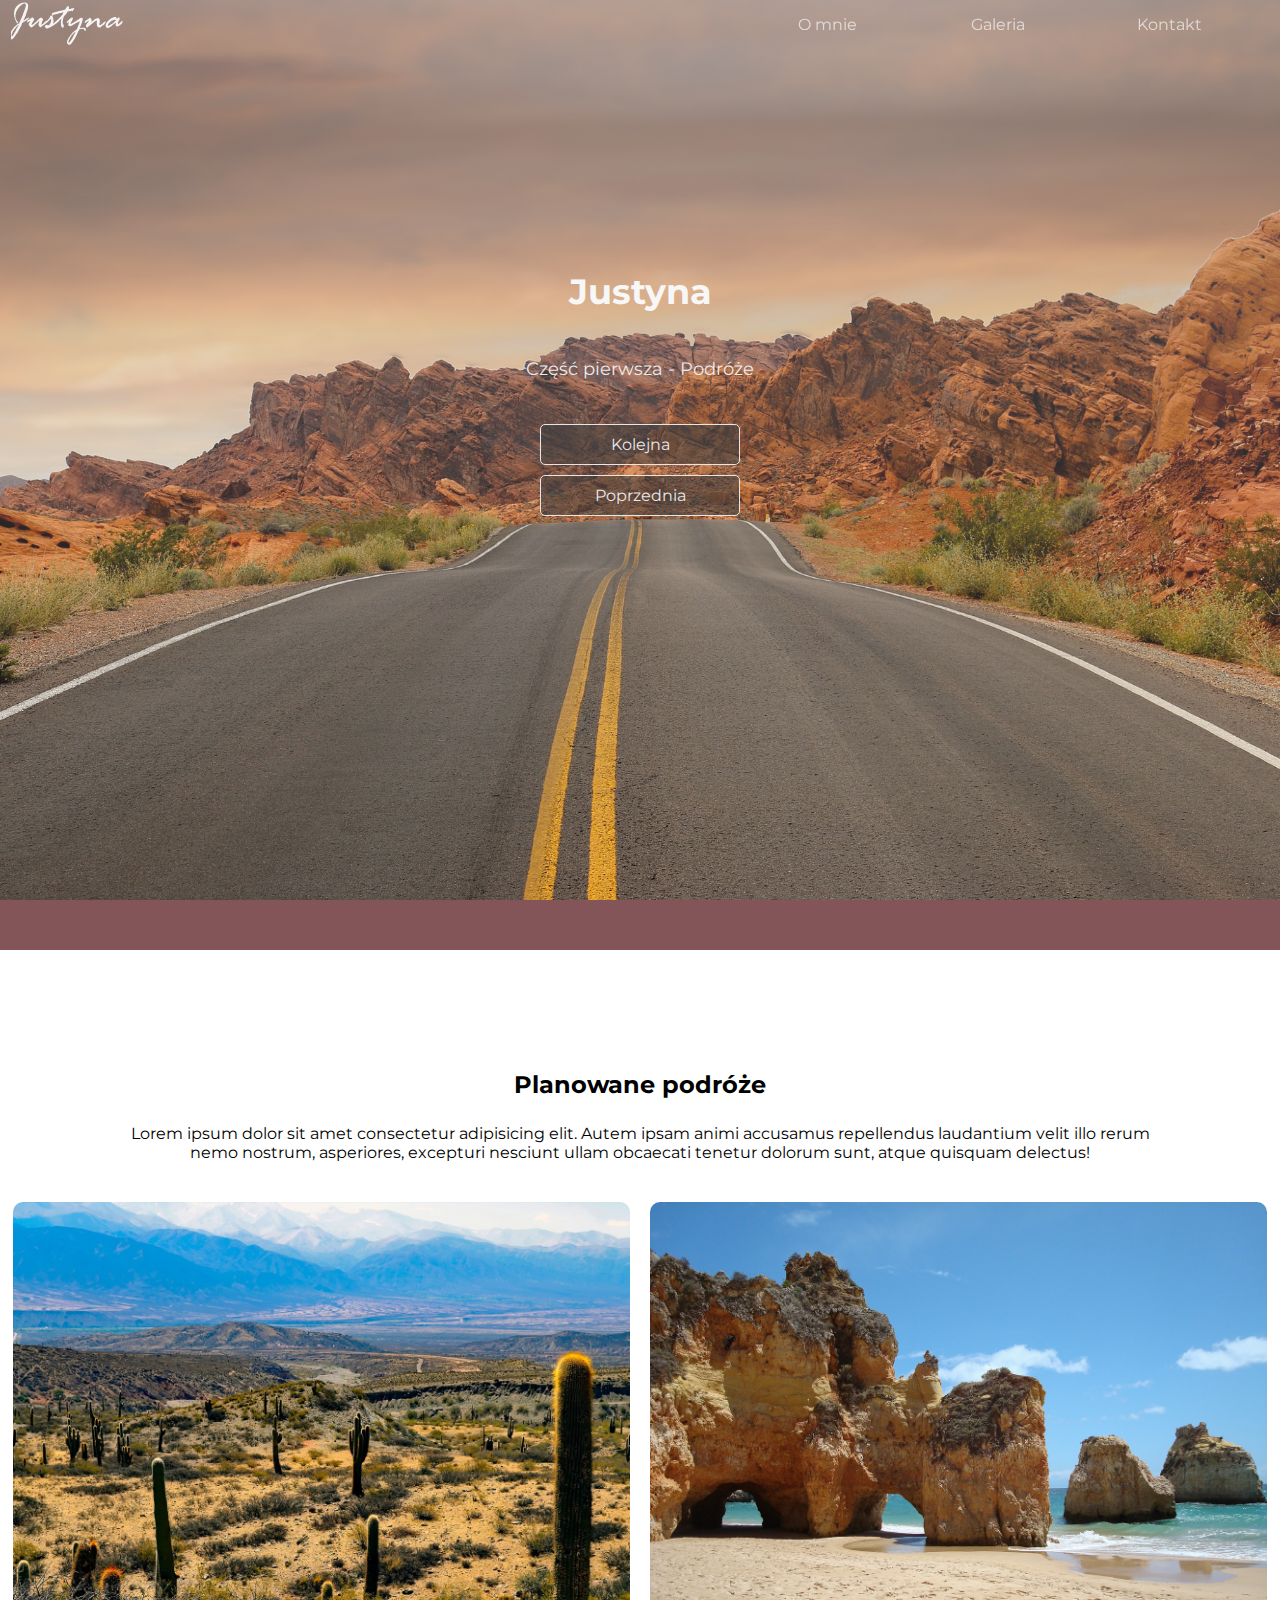
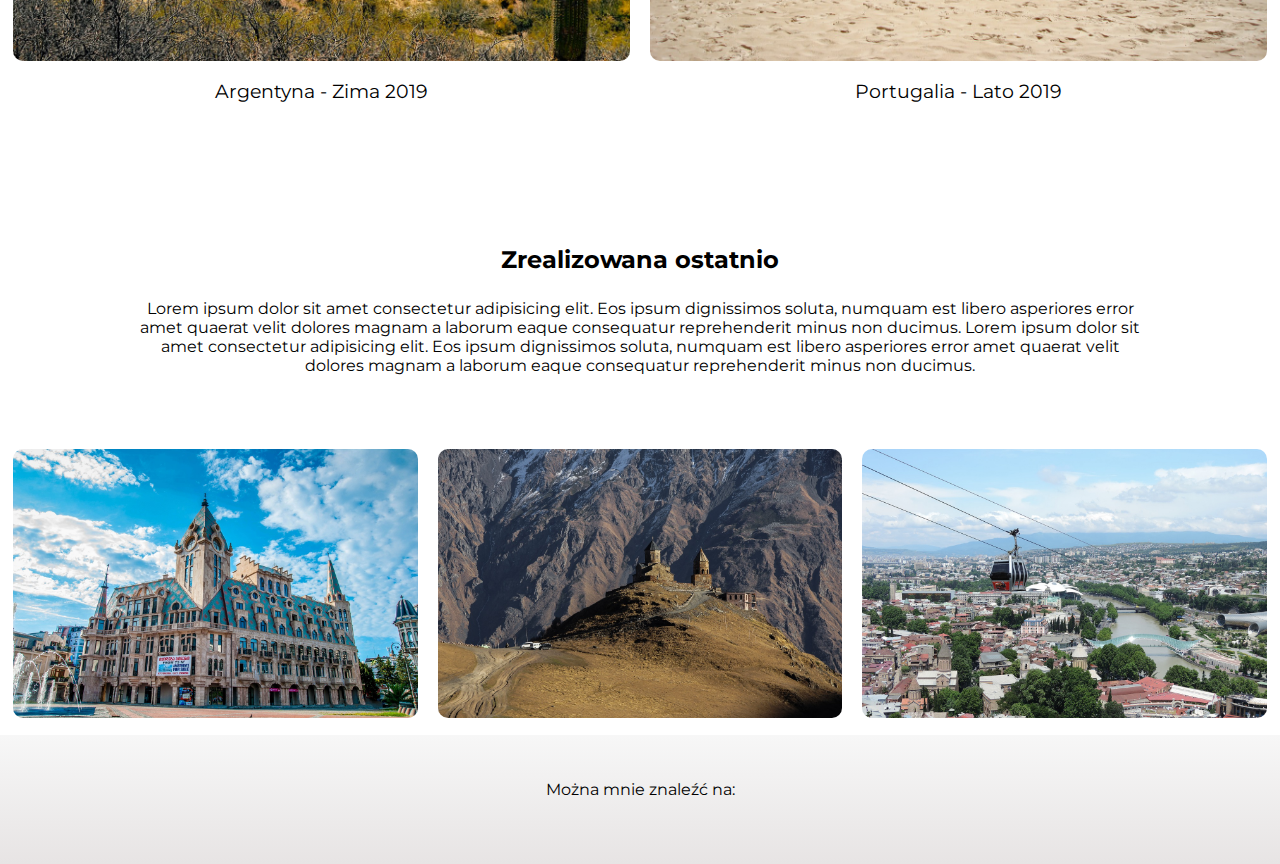
<file: index.html>
<!DOCTYPE html>
<html lang="pl">

<head>
    <meta charset="UTF-8">
    <meta name="viewport" content="width=device-width, initial-scale=1.0">
    <meta http-equiv="X-UA-Compatible" content="ie=edge">
    <title>Mój świat</title>
    <link href="style.css" type="text/css" rel="stylesheet">
    <link rel="stylesheet" href="https://use.fontawesome.com/releases/v5.7.2/css/all.css" integrity="sha384-fnmOCqbTlWIlj8LyTjo7mOUStjsKC4pOpQbqyi7RrhN7udi9RwhKkMHpvLbHG9Sr"
        crossorigin="anonymous">
</head>

<body>
    <header>
        <nav>
            <a href="index.html"> <img src="images/justyna.svg" alt="logo Justyna"></a>
            <i class="fas fa-bars"></i>
            <ul>
                <li><a href="about.html">O mnie</a></li>
                <li><a href="gallery.html">Galeria</a></li>
                <li><a href="contact.html">Kontakt </a></li>
            </ul>
        </nav>
        <div class="title">
            <h1>Justyna</h1>
            <p>Część pierwsza - Podróże</p>
            <a class="next" href="#plans">Kolejna</a>
            <a class="previous" href="#done">Poprzednia</a>
        </div>
    </header>
    <main>
        <article>
            <div class="strip"></div>
            <section id="plans" class="plans">
                <h2>Planowane podróże</h2>
                <p>Lorem ipsum dolor sit amet consectetur adipisicing elit. Autem ipsam animi accusamus repellendus
                    laudantium velit illo rerum nemo nostrum, asperiores, excepturi nesciunt ullam obcaecati tenetur
                    dolorum sunt, atque quisquam delectus!</p>
                <div class="min-gallery">
                    <div class="filter">
                        <div class="overflow">
                            <img src="images/argentina.jpg" alt="Argentyna">
                        </div>
                        <p>Argentyna - Zima 2019</p>
                    </div>
                    <div class="filter">
                        <div class="overflow">
                            <img src="images/portugal.jpg" alt="Portugala">
                        </div>
                        <p>Portugalia - Lato 2019</p>
                    </div>
                </div>
            </section>
            <section id="done" class="done">
                <h2>Zrealizowana ostatnio</h2>
                <p>Lorem ipsum dolor sit amet consectetur adipisicing elit. Eos ipsum dignissimos soluta, numquam est
                    libero asperiores
                    error amet quaerat velit dolores magnam a laborum eaque consequatur reprehenderit minus non
                    ducimus. Lorem ipsum dolor sit amet consectetur adipisicing elit. Eos ipsum dignissimos soluta,
                    numquam est libero
                    asperiores error amet quaerat velit dolores magnam a laborum eaque consequatur reprehenderit minus
                    non ducimus.</p>
                <div class="latest-gallery">
                    <figure class="new">
                        <div class="black">
                            <img src="images/georgia/architecture-2250270_1280.jpg" alt="Batumi">
                            <div class="black-over">
                                <figcaption>Batumi</figcaption>
                            </div>
                        </div>
                    </figure>
                    <figure class="new">
                        <div class="black">
                            <img src="images/georgia/europe-1788319_1280.jpg" alt="Kazbek">
                            <div class="black-over">
                                <figcaption>Kazbek</figcaption>
                            </div>
                        </div>
                    </figure>
                    <figure class="new">
                        <div class="black">
                            <img src="images/georgia/tb.jpg" alt="Tbilisi">
                            <div class="black-over">
                                <figcaption>Tbilisi</figcaption>
                            </div>
                        </div>
                    </figure>
                </div>
            </section>
        </article>
    </main>
    <footer>
        <p>Można mnie znaleźć na:</p>
        <a href="https://www.facebook.com/"><i class="fab fa-facebook-square"></a></i>
        <a href="https://github.com/"> <i class="fab fa-instagram"></a></i>
        <a href="https://www.instagram.com/"><i class="fab fa-github"></a></i>
    </footer>

</body>

</html>
</file>
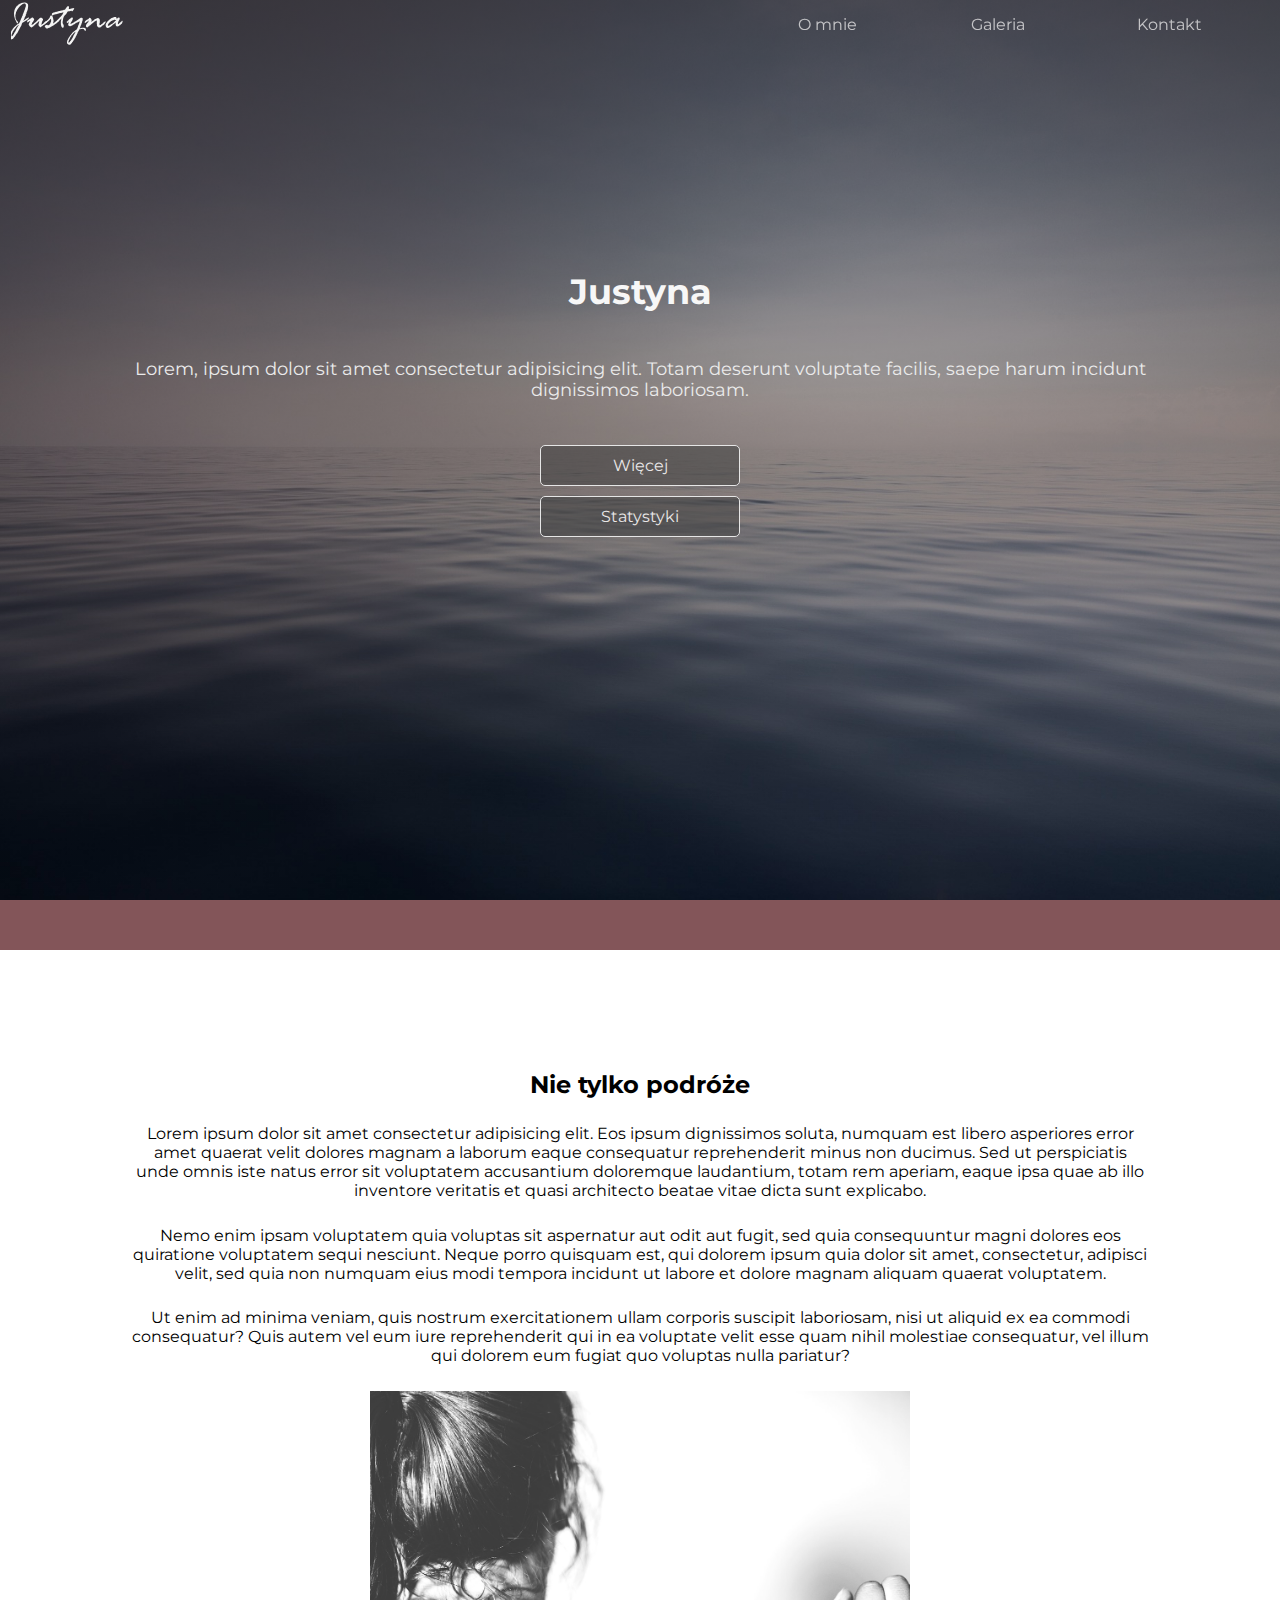
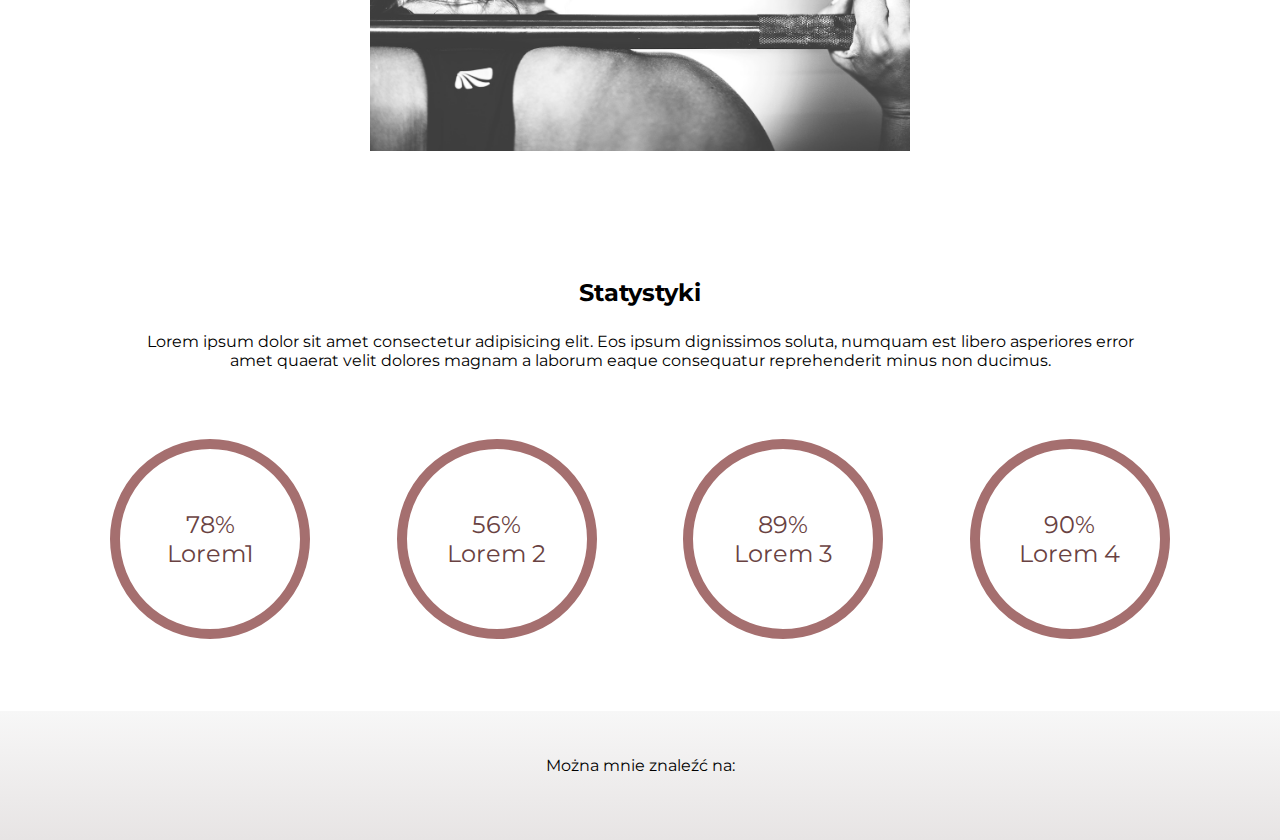
<file: about.html>
<!DOCTYPE html>
<html lang="pl">

<head>
    <meta charset="UTF-8">
    <meta name="viewport" content="width=device-width, initial-scale=1.0">
    <meta http-equiv="X-UA-Compatible" content="ie=edge">
    <title>Mój świat</title>
    <link href="style.css" type="text/css" rel="stylesheet">
    <link rel="stylesheet" href="https://use.fontawesome.com/releases/v5.7.2/css/all.css" integrity="sha384-fnmOCqbTlWIlj8LyTjo7mOUStjsKC4pOpQbqyi7RrhN7udi9RwhKkMHpvLbHG9Sr"
        crossorigin="anonymous">
</head>

<body>
    <header class="about">
        <nav>
            <a href="index.html"> <img src="images/justyna.svg" alt="logo Justyna"></a>
            <i class="fas fa-bars"></i>
            <ul>
                <li><a href="about.html">O mnie</a></li>
                <li><a href="gallery.html">Galeria</a></li>
                <li><a href="contact.html">Kontakt </a></li>
            </ul>
        </nav>
        <div class="title">
            <h1>Justyna</h1>
            <p>Lorem, ipsum dolor sit amet consectetur adipisicing elit. Totam deserunt voluptate facilis, saepe harum
                incidunt dignissimos laboriosam.</p>
            <a class="next" href="#plans">Więcej</a>
            <a class="previous" href="#done">Statystyki</a>
        </div>
    </header>
    <main>
        <article>
            <div class="strip"></div>
            <section id="plans" class="plans">
                <h2>Nie tylko podróże</h2>

                <p>Lorem ipsum dolor sit amet consectetur adipisicing elit. Eos ipsum dignissimos soluta, numquam
                    est
                    libero asperiores error amet quaerat velit dolores magnam a laborum eaque consequatur
                    reprehenderit
                    minus non ducimus. Sed ut perspiciatis unde omnis iste natus error sit voluptatem accusantium
                    doloremque laudantium, totam rem aperiam, eaque ipsa quae ab illo inventore veritatis et quasi
                    architecto beatae vitae
                    dicta sunt explicabo. </p>
                <p>Nemo enim ipsam voluptatem quia voluptas sit aspernatur aut odit aut fugit,
                    sed quia consequuntur
                    magni dolores eos quiratione voluptatem sequi nesciunt. Neque porro quisquam est, qui dolorem
                    ipsum
                    quia dolor sit amet,
                    consectetur, adipisci velit, sed quia non numquam eius modi tempora incidunt ut labore et
                    dolore
                    magnam aliquam quaerat voluptatem.</p>
                <p> Ut enim ad minima veniam, quis nostrum exercitationem ullam corporis suscipit
                    laboriosam, nisi ut aliquid ex ea commodi consequatur? Quis autem vel eum iure reprehenderit
                    qui in
                    ea voluptate velit
                    esse quam nihil molestiae consequatur, vel illum qui dolorem eum fugiat quo voluptas nulla
                    pariatur?</p>
                <img class="gym" src="images/gym.jpg" alt="siłownia">
            </section>
            <section id="done" class="done">
                <h2>Statystyki</h2>
                <p>Lorem ipsum dolor sit amet consectetur adipisicing elit. Eos ipsum dignissimos soluta, numquam est
                    libero asperiores
                    error amet quaerat velit dolores magnam a laborum eaque consequatur reprehenderit minus non
                    ducimus.</p>
                <div class="statistics">
                    <div class="circle1">78% <br>Lorem1</div>
                    <div class="circle2">56%<br> Lorem 2</div>
                    <div class="circle3">89%<br> Lorem 3</div>
                    <div class="circle4">90% <br> Lorem 4</div>
                </div>
            </section>
        </article>
    </main>
    <footer>
        <p>Można mnie znaleźć na:</p>
        <a href="https://www.facebook.com/"><i class="fab fa-facebook-square"></a></i>
        <a href="https://github.com/"> <i class="fab fa-instagram"></a></i>
        <a href="https://www.instagram.com/"><i class="fab fa-github"></a></i>
    </footer>

</body>

</html>
</file>
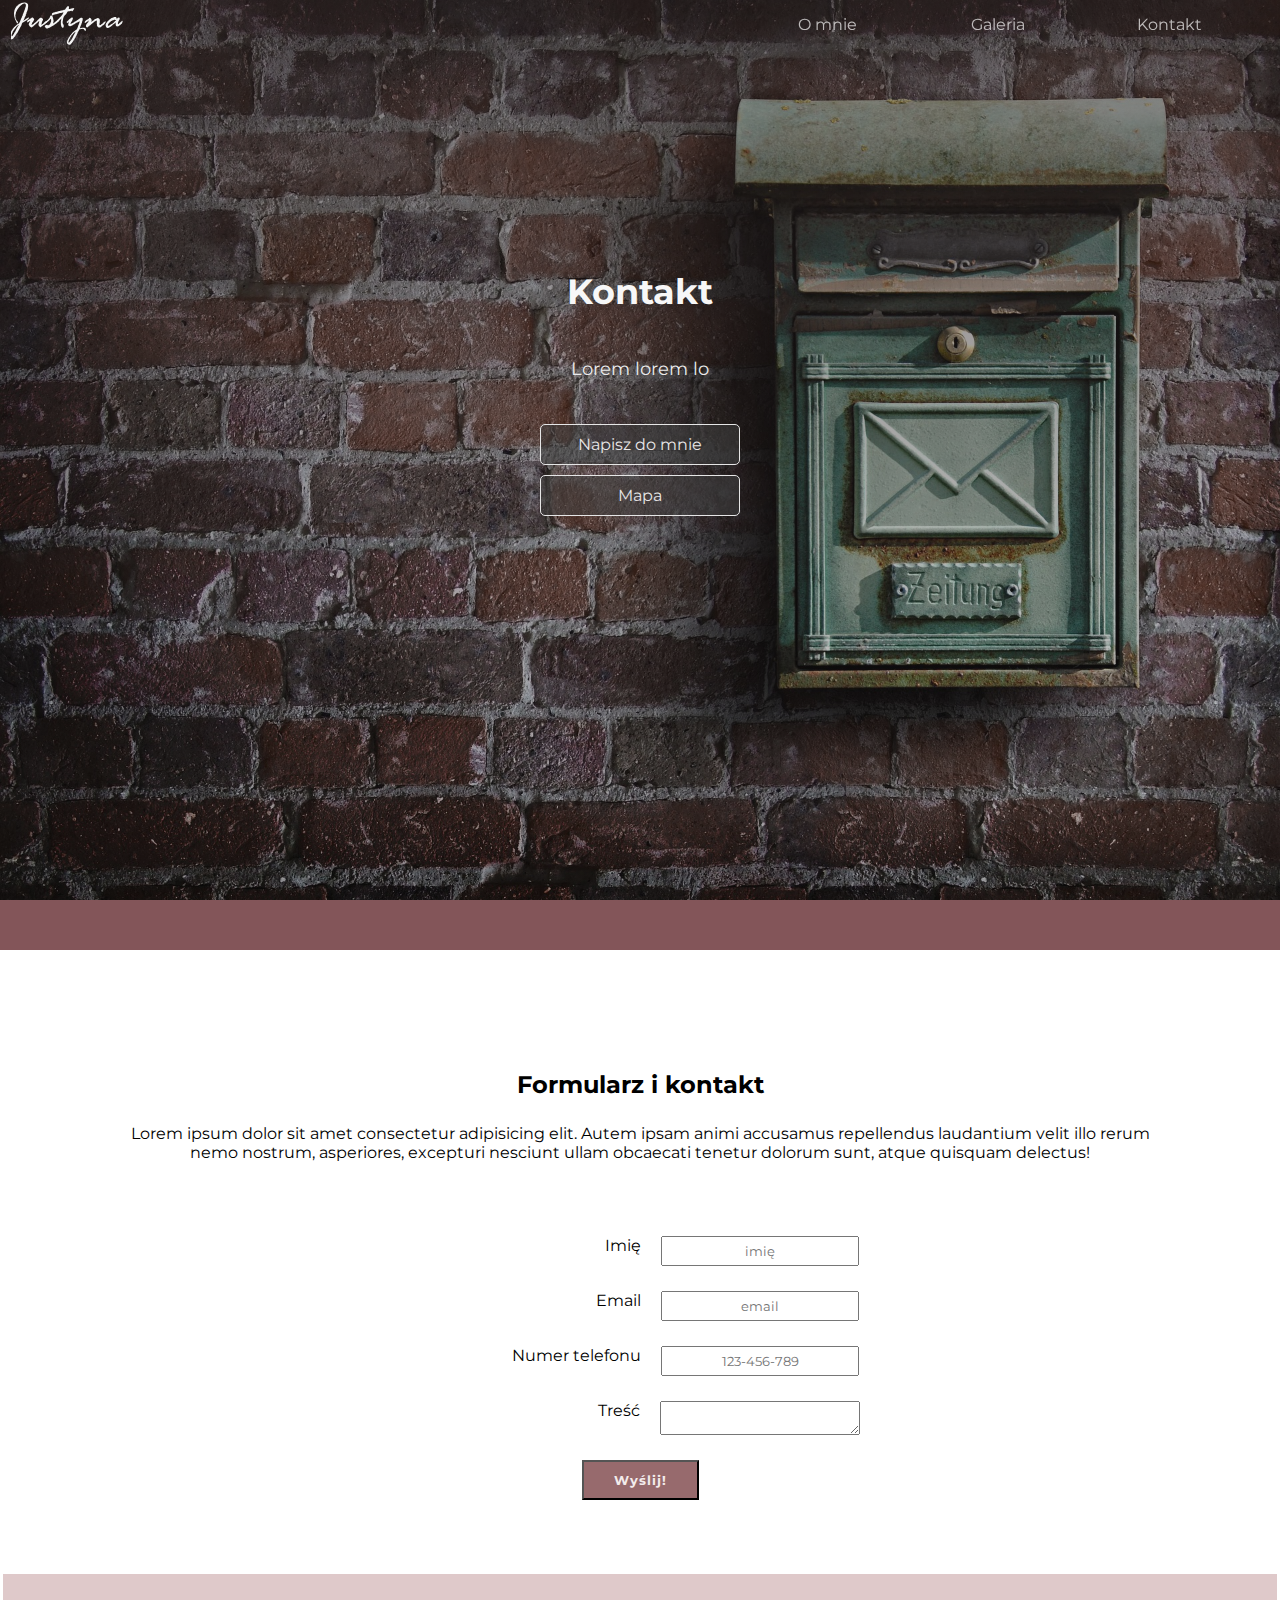
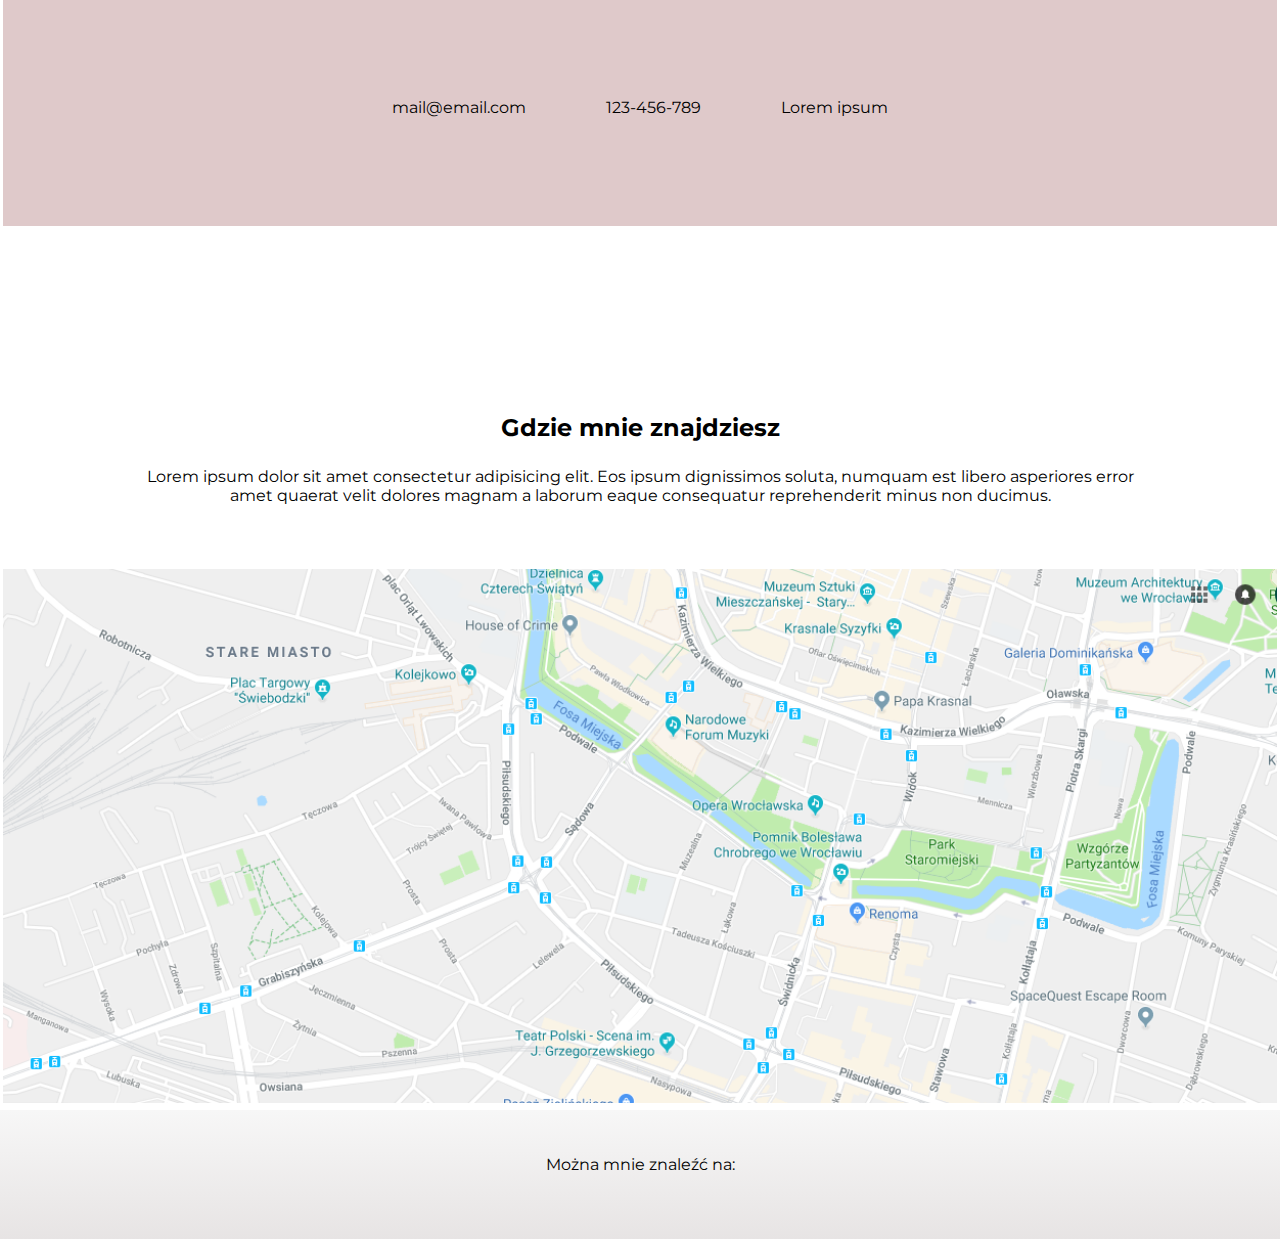
<file: contact.html>
<!DOCTYPE html>
<html lang="pl">

<head>
    <meta charset="UTF-8">
    <meta name="viewport" content="width=device-width, initial-scale=1.0">
    <meta http-equiv="X-UA-Compatible" content="ie=edge">
    <title>Mój świat</title>
    <link href="style.css" type="text/css" rel="stylesheet">
    <link rel="stylesheet" href="https://use.fontawesome.com/releases/v5.7.2/css/all.css" integrity="sha384-fnmOCqbTlWIlj8LyTjo7mOUStjsKC4pOpQbqyi7RrhN7udi9RwhKkMHpvLbHG9Sr"
        crossorigin="anonymous">
</head>

<body>
    <header class="contact">
        <nav>
            <a href="index.html"> <img src="images/justyna.svg" alt="logo Justyna"></a>
            <i class="fas fa-bars"></i>
            <ul>
                <li><a href="about.html">O mnie</a></li>
                <li><a href="gallery.html">Galeria</a></li>
                <li><a href="contact.html">Kontakt </a></li>
            </ul>
        </nav>
        <div class="title">
            <h1>Kontakt</h1>
            <p>Lorem lorem lo</p>
            <a class="next" href="#plans">Napisz do mnie</a>
            <a class="previous" href="#done">Mapa</a>
        </div>
    </header>
    <main>
        <article>
            <div class="strip"></div>
            <section id="plans" class="plans">
                <h2>Formularz i kontakt</h2>
                <p>Lorem ipsum dolor sit amet consectetur adipisicing elit. Autem ipsam animi accusamus repellendus
                    laudantium velit illo rerum nemo nostrum, asperiores, excepturi nesciunt ullam obcaecati tenetur
                    dolorum sunt, atque quisquam delectus!</p>

                <div class="mycontact">
                    <form>
                        <div class="form">
                            <label for="name">Imię </label>
                            <input type="text" name="name" id="name" placeholder="imię" required>
                        </div>
                        <div class="form">
                            <label for="email">Email </label>
                            <input type="email" name="email" id="email" placeholder="email" required>
                        </div>
                        <div class="form">
                            <label for="phone">Numer telefonu</label>
                            <input type="tel" name="phone" id="phone" pattern="[0-9]{3}-[0-9]{3}-[0-9]{3}" placeholder="123-456-789"
                                required>
                        </div>
                        <div class="form">
                            <label for="msg">Treść</label>
                            <textarea id="msg" name="user_message"></textarea>
                        </div>

                        <div class="form">
                            <input class="submit" type="submit" value="Wyślij!">
                        </div>
                    </form>
                    <div class="notform">
                        <div>
                            <i class="far fa-envelope"></i>
                            <p>mail@email.com</p>
                        </div>
                        <div>
                            <i class="fas fa-mobile-alt"></i>
                            <p>123-456-789</p>
                        </div>
                        <div>
                            <i class="fas fa-home"></i>
                            <p>Lorem ipsum</p>
                        </div>
                    </div>

                </div>

            </section>
            <section id="done" class="done">
                <h2>Gdzie mnie znajdziesz</h2>
                <p>Lorem ipsum dolor sit amet consectetur adipisicing elit. Eos ipsum dignissimos soluta, numquam est
                    libero asperiores
                    error amet quaerat velit dolores magnam a laborum eaque consequatur reprehenderit minus non
                    ducimus.</p>
                <div class="map">
                    <img src="images/map.png" alt="">
                </div>

            </section>
        </article>
    </main>
    <footer>
        <p>Można mnie znaleźć na:</p>
        <a href="https://www.facebook.com/"><i class="fab fa-facebook-square"></a></i>
        <a href="https://github.com/"> <i class="fab fa-instagram"></a></i>
        <a href="https://www.instagram.com/"><i class="fab fa-github"></a></i>

    </footer>

</body>

</html>
</file>
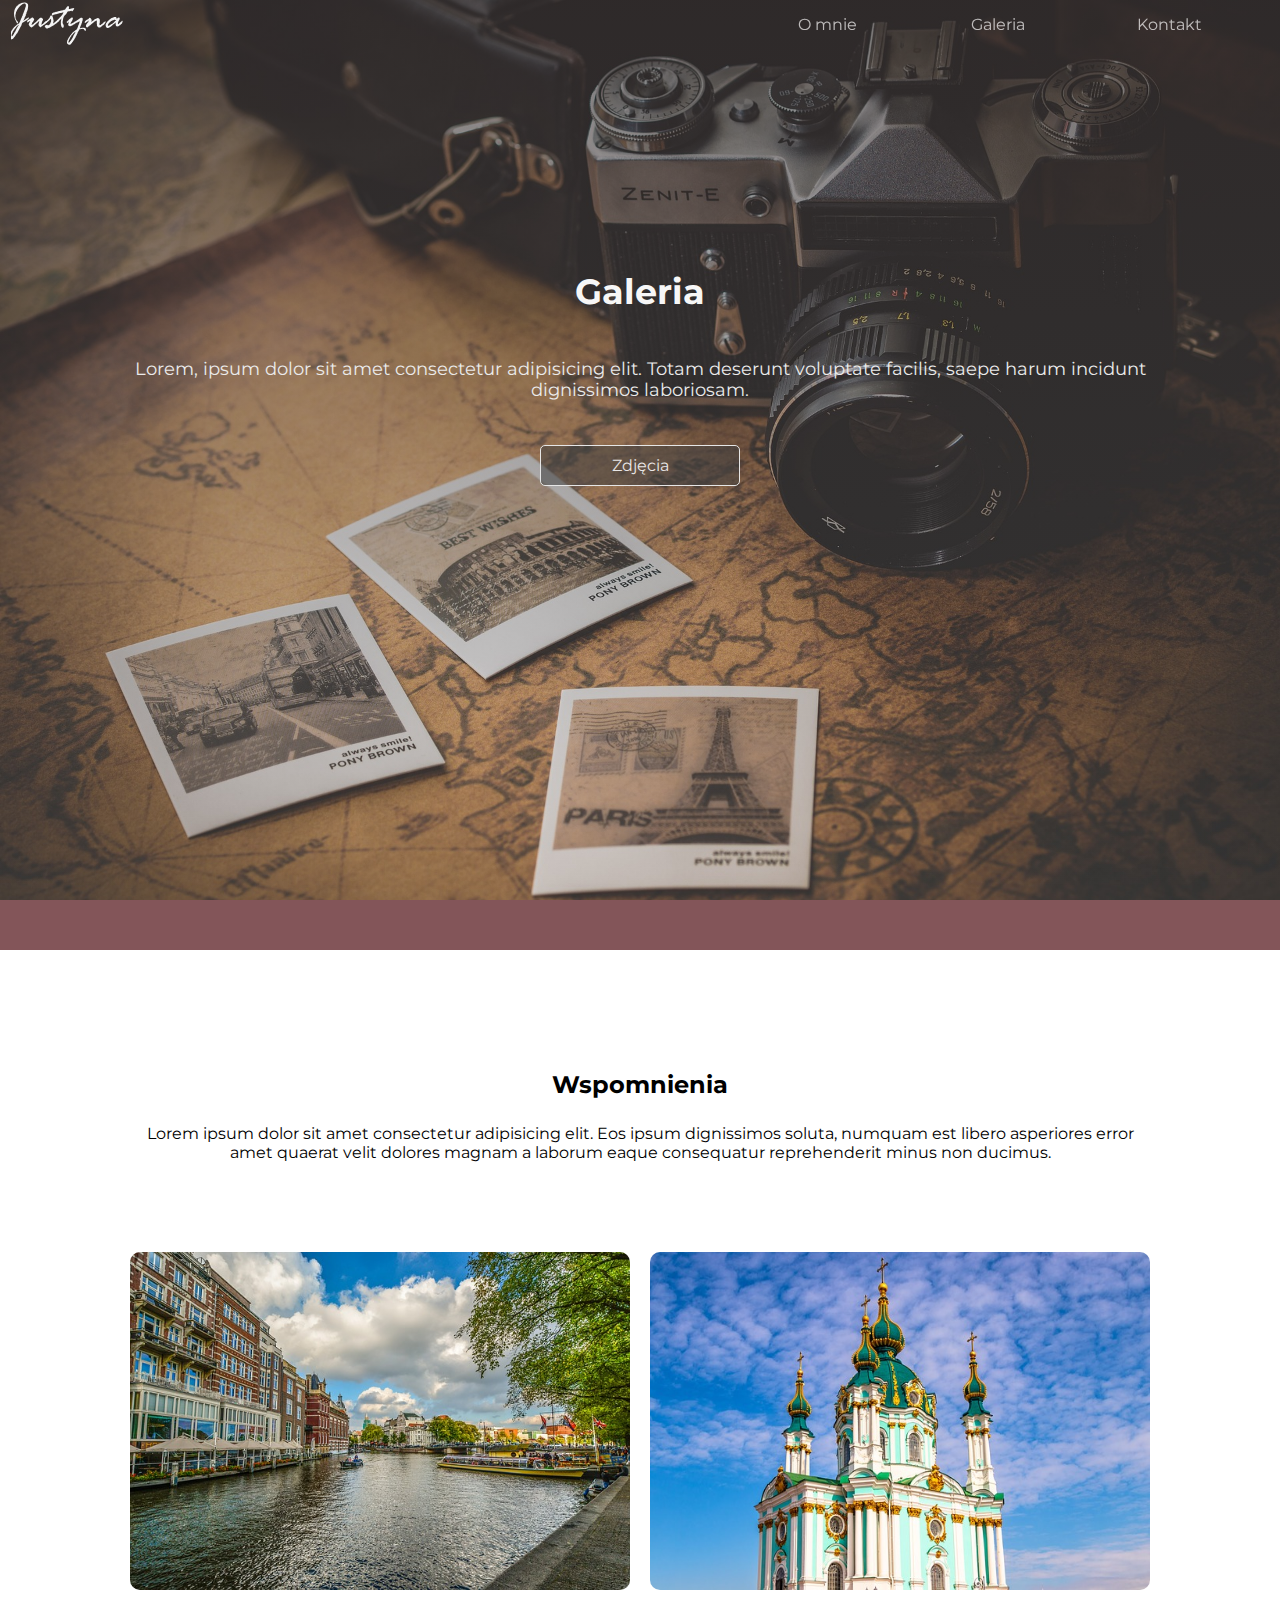
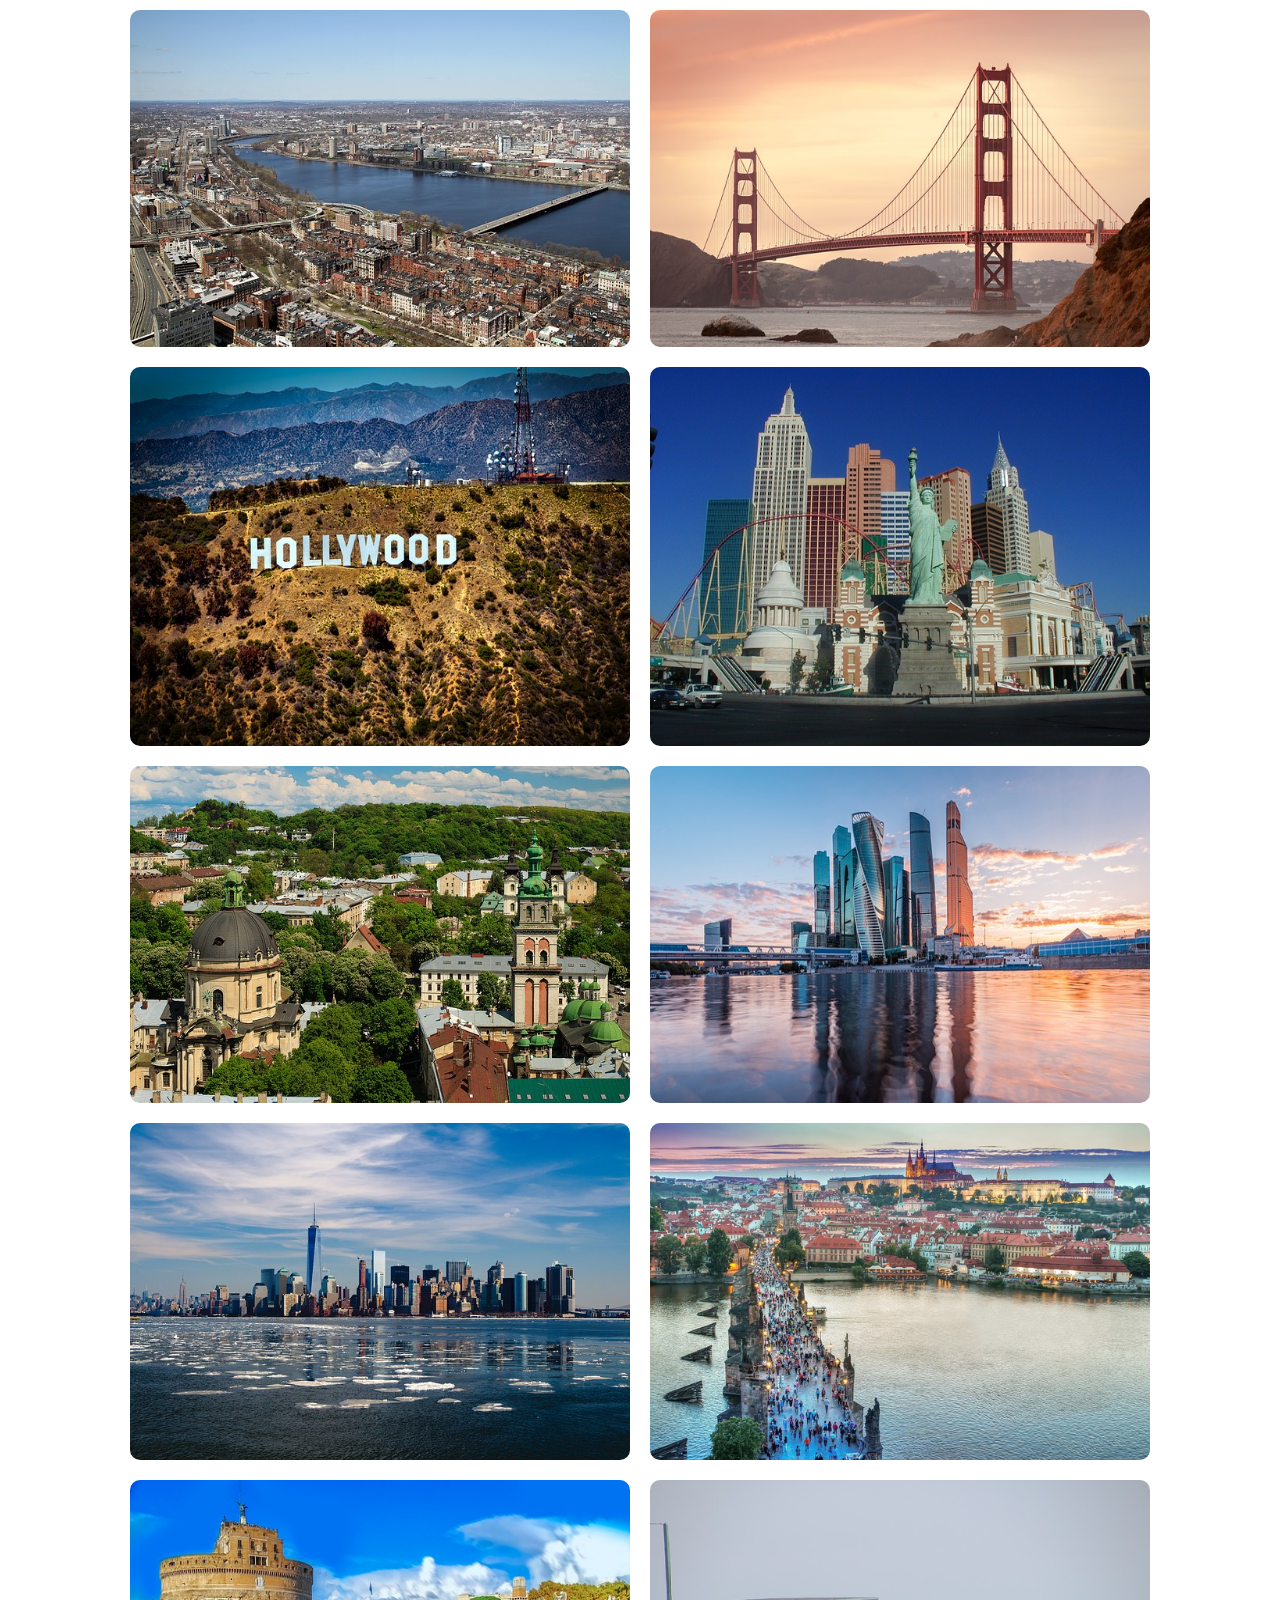
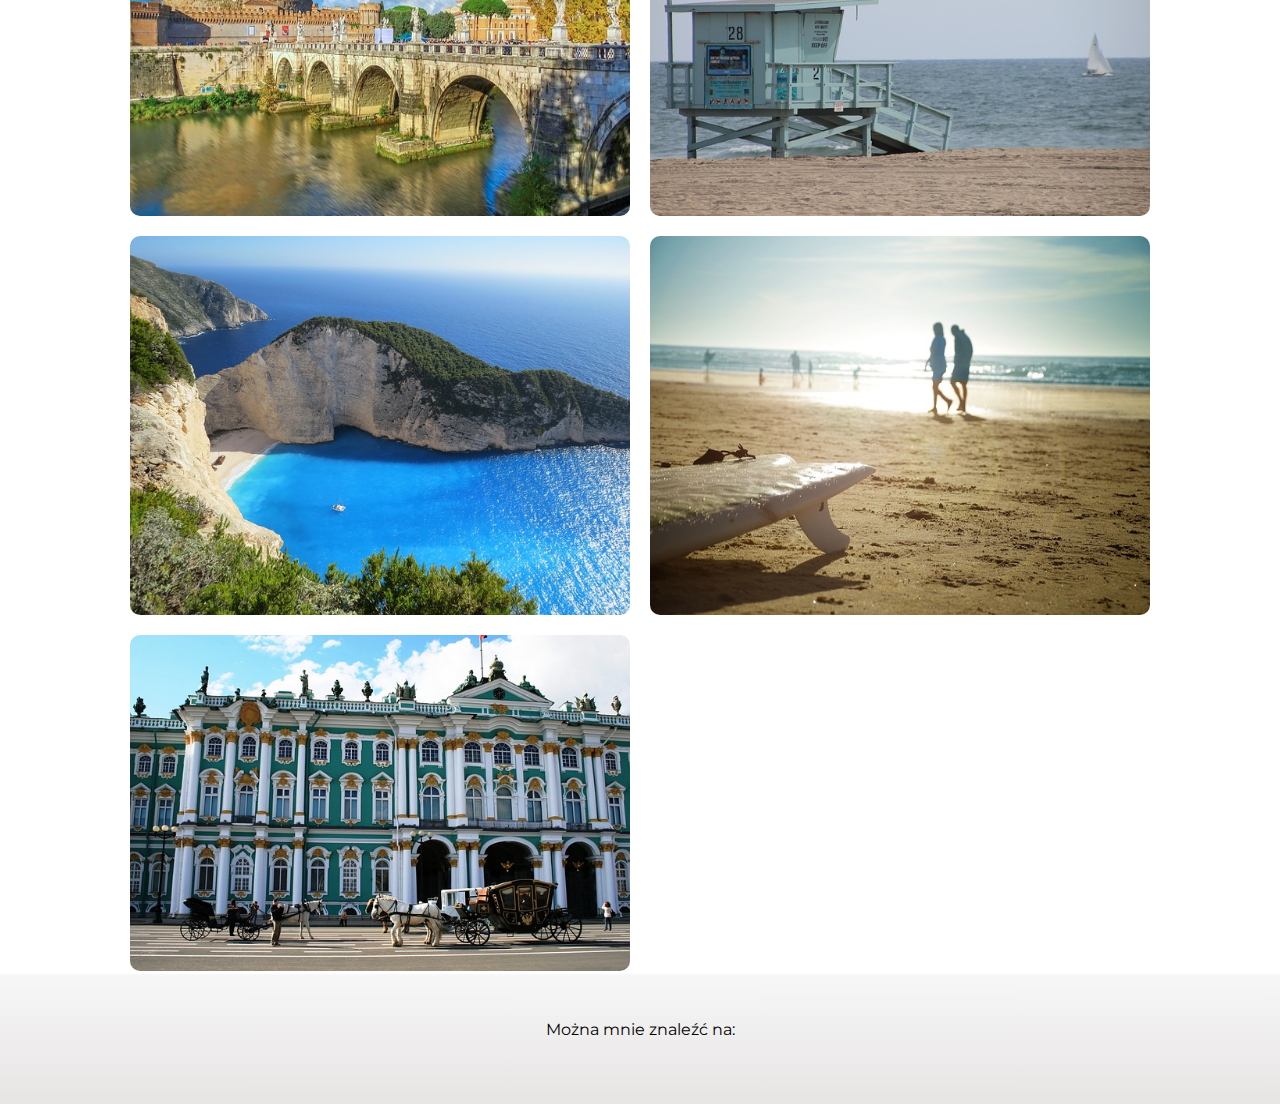
<file: gallery.html>
<!DOCTYPE html>
<html lang="pl">

<head>
    <meta charset="UTF-8">
    <meta name="viewport" content="width=device-width, initial-scale=1.0">
    <meta http-equiv="X-UA-Compatible" content="ie=edge">
    <title>Mój świat</title>
    <link href="style.css" type="text/css" rel="stylesheet">
    <link rel="stylesheet" href="https://use.fontawesome.com/releases/v5.7.2/css/all.css" integrity="sha384-fnmOCqbTlWIlj8LyTjo7mOUStjsKC4pOpQbqyi7RrhN7udi9RwhKkMHpvLbHG9Sr"
        crossorigin="anonymous">
</head>

<body>
    <header class="gallery">
        <nav>
            <a href="index.html"> <img src="images/justyna.svg" alt="logo Justyna"></a>
            <i class="fas fa-bars"></i>
            <ul>
                <li><a href="about.html">O mnie</a></li>
                <li><a href="gallery.html">Galeria</a></li>
                <li><a href="contact.html">Kontakt </a></li>
            </ul>
        </nav>
        <div class="title">
            <h1>Galeria</h1>
            <p>Lorem, ipsum dolor sit amet consectetur adipisicing elit. Totam deserunt voluptate facilis, saepe harum
                incidunt dignissimos laboriosam.</p>
            <a class="next" href="#plans">Zdjęcia</a>

        </div>
    </header>
    <main>
        <article>
            <div class="strip"></div>
            <section id="plans" class="plans">
                <h2>Wspomnienia</h2>
                <p>Lorem ipsum dolor sit amet consectetur adipisicing elit. Eos ipsum dignissimos soluta, numquam est
                    libero asperiores error amet quaerat velit dolores magnam a laborum eaque consequatur reprehenderit
                    minus non ducimus.</p>
                <div class="grid">
                    <div><img src="images/gallery/amsterdam-2203085_640.jpg" alt=""></div>
                    <div><img src="images/gallery/architecture-3307338_640.jpg" alt=""></div>
                    <div><img src="images/gallery/boston-1401217_640.jpg" alt=""></div>
                    <div><img src="images/gallery/golden-gate-bridge-388917_640.jpg" alt=""></div>
                    <div><img src="images/gallery/hollywood-sign-1598473_640.jpg" alt=""></div>
                    <div><img src="images/gallery/las-vegas-246790_640.jpg" alt=""></div>
                    <div><img src="images/gallery/lviv-1393324_640.jpg" alt=""></div>
                    <div><img src="images/gallery/moscow-3550477_640.jpg" alt=""></div>
                    <div><img src="images/gallery/new-york-668616_640.jpg" alt=""></div>
                    <div><img src="images/gallery/prague-1845560_640.jpg" alt=""></div>
                    <div><img src="images/gallery/rome-1713190_640.jpg" alt=""></div>
                    <div><img src="images/gallery/santa-monica-234292_640.jpg" alt=""></div>
                    <div><img src="images/gallery/sea-418742_640.jpg" alt=""></div>
                    <div><img src="images/gallery/usa-2830085_640.jpg" alt=""></div>
                    <div><img src="images/gallery/winter-palace-215727_640.jpg" alt=""></div>
                </div>
            </section>
        </article>
    </main>
    <footer>
        <p>Można mnie znaleźć na:</p>
        <a href="https://www.facebook.com/"><i class="fab fa-facebook-square"></a></i>
        <a href="https://github.com/"> <i class="fab fa-instagram"></a></i>
        <a href="https://www.instagram.com/"><i class="fab fa-github"></a></i>
    </footer>

</body>

</html>
</file>
<file: style.css>
@import url("https://fonts.googleapis.com/css?family=Montserrat:300,400");

* {
  margin: 0;
  padding: 0;
  box-sizing: border-box;
  font-family: "Montserrat", sans-serif;
  text-align: center;
  text-decoration: none;
  scroll-behavior: smooth;
}

header {
  background-image: linear-gradient(rgba(172, 172, 172, 0.534),
    rgba(221, 221, 221, 0)),
    url(images/bg1.jpg);
  background-size: cover;
  background-position: top;
  height: 100vh;
}

header.about {
  background-image: linear-gradient(rgba(43, 35, 35, 0.699),
    rgba(221, 221, 221, 0)),
    url(images/me.jpg);
  background-size: cover;
  background-position: top;
  height: 100vh;
}

header.gallery {
  background-image: linear-gradient(rgba(43, 35, 35, 0.582),
    rgba(221, 221, 221, 0)),
    url(images/pic.jpg);
  background-size: cover;
  background-position: top;
  height: 100vh;
}

header.contact {
  background-image: linear-gradient(rgba(43, 35, 35, 0.582),
    rgba(39, 39, 39, 0.212)),
    url(images/mailbox.jpg);
  background-size: cover;
  background-position: top;
  height: 100vh;
}

nav {
  display: flex;
  justify-content: space-between;
  position: fixed;
  width: 98vw;
  z-index: 2;
  align-items: flex-start;
}

a:active {
  color: #fff;
}

a:visited {
  color: #f7f5f5b7;
}

nav a:link {
  color: #f7f5f5b7;
}

img {
  width: 85%;
}

.fa-bars {
  font-size: 2rem;
  color: rgb(240, 239, 239);
  padding: 5px;
}

i~ul {
  display: none;
}

.title {
  position: relative;
  top: 30vh;
}

h1 {
  font-size: 2rem;
  color: rgb(247, 247, 247);
}

h1+p {
  margin: 5vh auto;
  font-size: 1.1rem;
  color: rgb(235, 235, 235);
  width: 80vw;
}

.next,
.previous {
  display: block;
  max-width: 200px;
  padding: 10px 20px;
  margin: 10px auto;
  color: rgb(233, 231, 231);
  background-color: rgba(63, 63, 63, 0.534);
  border: solid 1px rgb(230, 230, 230);
  border-radius: 5px;
}

.next:hover,
.previous:hover {
  background-color: rgba(63, 63, 63, 0.795);
  transition: 0.5s ease-in-out;
}

.strip {
  width: 100%;
  background: #835559;
  height: 50px;
  position: -webkit-sticky;
  position: sticky;
  top: 0;
  z-index: 1;
}

.plans {
  border: solid rgb(255, 255, 255);
}

.min-gallery {
  margin-top: 30px;
  display: flex;
  flex-wrap: wrap;
}

.filter {
  flex: 1 1 250px;
  margin: 10px;
}

.filter img {
  height: 100%;
  width: 100%;
  transition: all 0.5s ease-in-out;
}

.filter .overflow {
  overflow: hidden;
  height: 90%;
  border-radius: 10px;
}

.filter img:hover {
  transform: scale(1.1);
}

.overflow~p {
  margin-top: 3%;
  font-size: 1.2rem;
}

h2 {
  margin-top: 13vh;
  margin-bottom: 25px;
}

h2~p {
  margin: 3%;
}

.done {
  border: solid rgb(255, 255, 255);
}

.latest-gallery {
  display: flex;
  flex-wrap: wrap;
  justify-content: space-around;
  height: 100%;
  margin-top: 5%;
}

.new {
  flex: 1 1 200px;
  margin: 10px;
}

.new img {
  height: 100%;
  width: 100%;
  border-radius: 10px;
  overflow: hidden;
}

.black {
  position: relative;
}

.black .black-over {
  position: absolute;
  top: 0;
  left: 0;
  right: 0;
  background: #251d1db7;
  height: 99%;
  opacity: 0;
  border-radius: 10px;
  transition: all 0.5s ease-in-out;
}

figcaption {
  position: absolute;
  color: rgb(241, 235, 236);
  font-size: 2em;
  width: 100%;
  height: 50%;
  transform: translate(0, 85%);
  opacity: 0;
}

.black:hover .black-over {
  opacity: 1;
}

.black:hover figcaption {
  opacity: 1;
}

.gym {
  height: 40vh;
  width: auto;
}

.statistics {
  display: flex;
  flex-wrap: wrap;
  justify-content: space-around;
  margin: 5%;
}

.statistics div {
  width: 200px;
  height: 200px;
  background: rgb(255, 255, 255);
  border-radius: 100%;
  margin: 5px;
  font-size: 1.5rem;
  color: rgb(105, 66, 66);
  border: rgb(165, 111, 111) solid 10px;
  display: flex;
  flex-flow: column;
  justify-content: center;
}

.grid {
  display: grid;
  grid-template-columns: repeat(auto-fit, minmax(200px, 500px));
  grid-gap: 20px;
  justify-content: center;
  margin-top: 10vh;
}

.grid div img {
  width: 100%;
  height: 100%;
  border-radius: 10px;

}

.mycontact {
  margin: 5% auto;
}

.form {
  display: flex;
  flex-wrap: wrap;
  justify-content: center;
}

form label {
  width: 200px;
  margin-right: 20px;
  margin-left: 20px;
}

form div {
  margin: 5px;
  padding: 10px;
}

textarea {
  width: 200px;
}

input {
  padding: 5px;
}

.submit {
  padding: 10px 30px;
  cursor: pointer;
  background-color: rgb(151, 106, 109);
  color: rgb(243, 236, 236);
  font-weight: bold;
  letter-spacing: 1px;
}

.notform {
  background: #dfc9ca;
  padding: 7%;
  display: flex;
  flex-wrap: wrap;
  justify-content: center;
  margin: 5% auto;
  align-content: flex-start;
  border: red;
}

.notform i {
  margin-bottom: 5px;
  font-size: 2.5em;
}

.notform div {
  margin: 20px 40px 0;
}

i~p {
  margin-top: 15px;
  margin-bottom: 20px;
}

.map {
  margin-top: 5%;
}

.map img {
  width: 100%;
}

footer {
  background-image: linear-gradient(rgb(247, 247, 247), rgb(231, 228, 228));
  background-size: cover;
  padding: 5%;
}

footer p {
  display: block;
  margin-top: 20px;
}

footer i {
  font-size: 2rem;
  color: #884c52;
  padding: 10px;
}

@media (min-width: 768px) {
  h1 {
    font-size: 2.2rem;
    color: rgb(247, 247, 247);
  }

  h1+p {
    margin: 5vh auto;
    font-size: 1.1rem;
    color: rgb(235, 235, 235);
    width: 80vw;
  }

  i.fa-bars {
    display: none;
  }

  i~ul {
    display: flex;
    width: 40vw;
    justify-content: flex-end;
    list-style: none;
    align-items: center;
    margin-top: 15px;
  }

  li {
    flex: 1;
    min-width: 150px;
    color: rgb(238, 232, 232);
    margin-right: 5px;
    margin-left: 5px;
  }

  li:hover a {
    color: rgb(252, 252, 252);
    background: rgba(41, 41, 41, 0.466);
    cursor: pointer;
    border-radius: 5px;
    padding: 10px 30px;
  }

  h2~p {
    max-width: 80%;
    margin: 2% auto;
  }

  form label {
    text-align: right;
  }

  footer {
    padding: 2%;
  }
}
</file>
